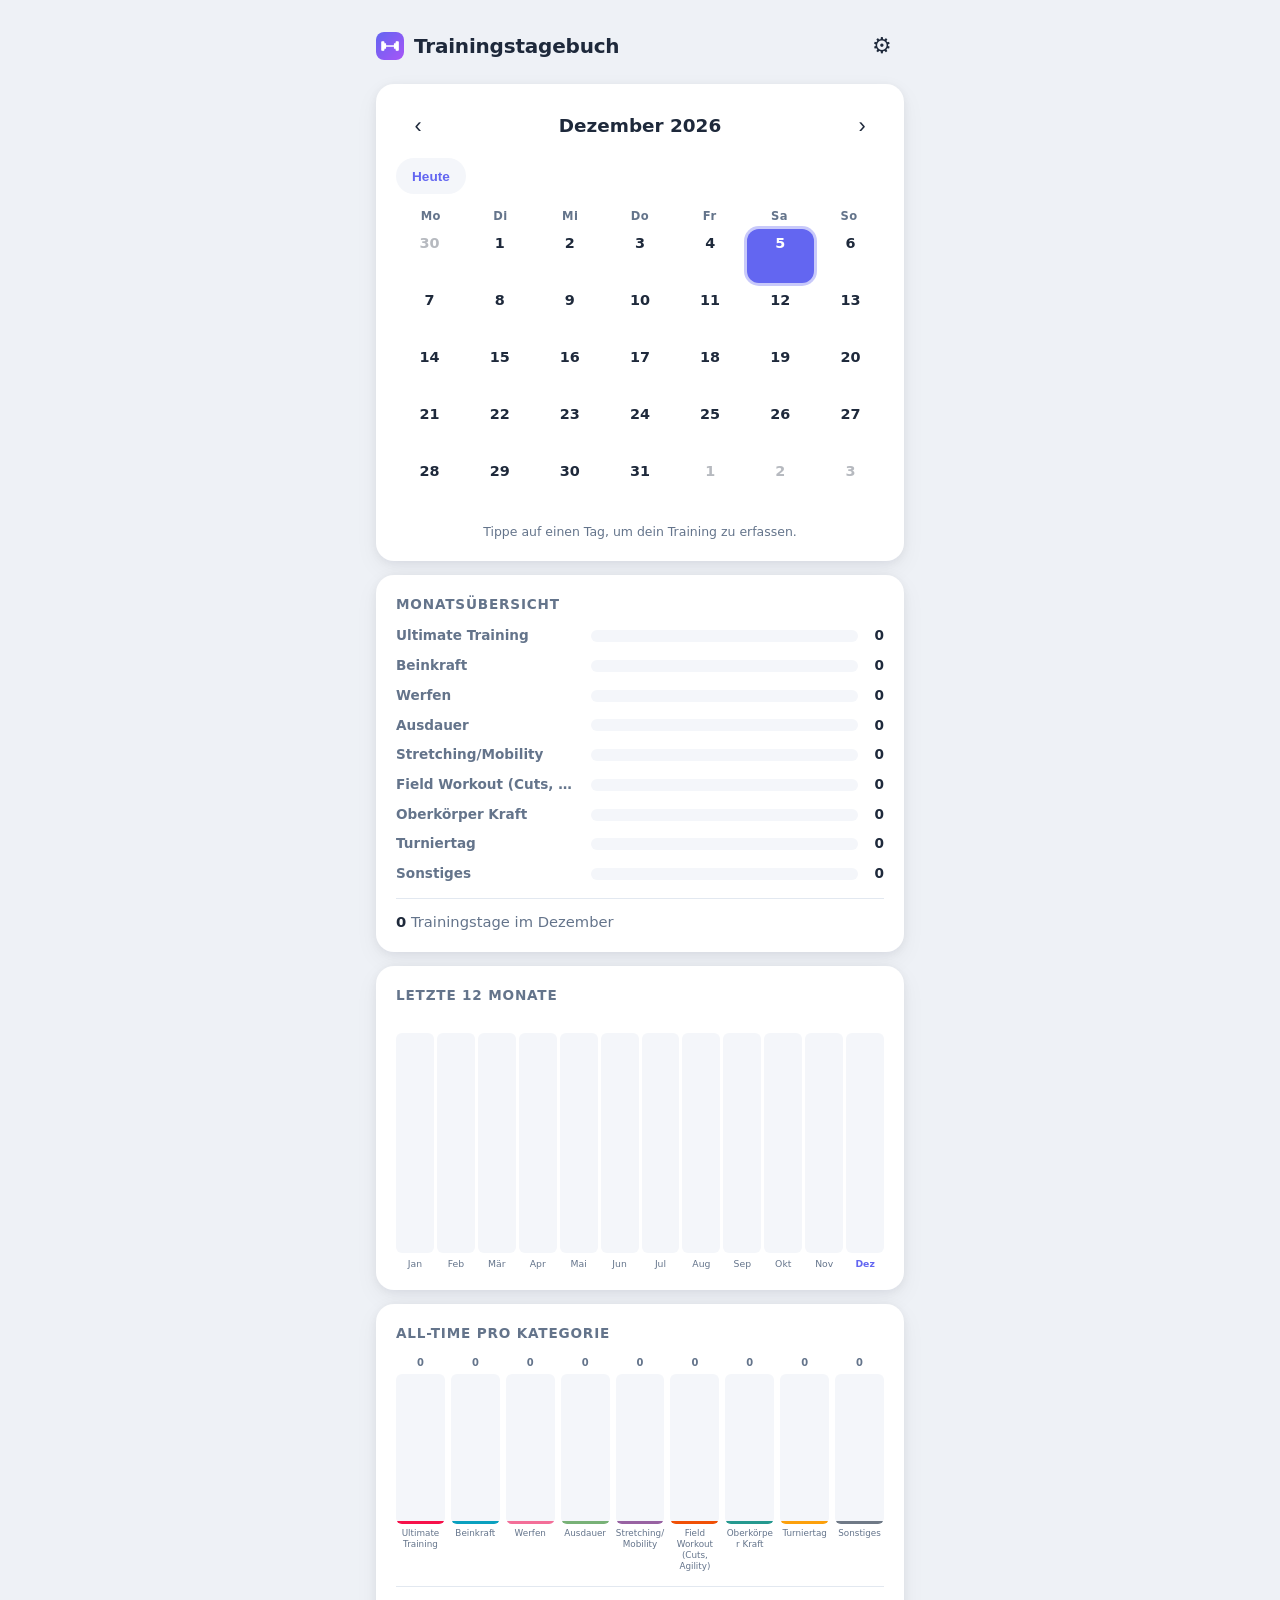
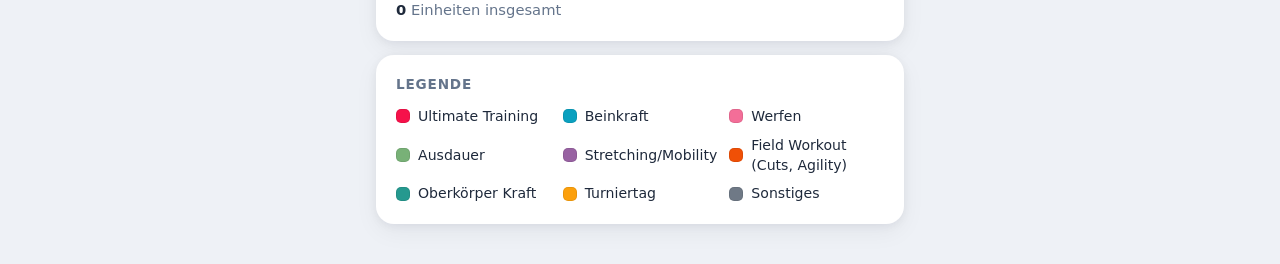
<file: index.html>
<!DOCTYPE html>
<html lang="de">
<head>
  <meta charset="UTF-8">
  <!-- viewport-fit=cover: Notch/Safe-Area; resizes-content: Tastatur schiebt Sheet hoch -->
  <meta name="viewport" content="width=device-width, initial-scale=1, viewport-fit=cover, interactive-widget=resizes-content">
  <meta name="description" content="Persönliches Trainingstagebuch für Ultimate Frisbee">
  <!-- Theme-Farbe je Hell/Dunkel-Modus, damit installierte App "nativ" wirkt -->
  <meta name="theme-color" media="(prefers-color-scheme: light)" content="#eef1f6">
  <meta name="theme-color" media="(prefers-color-scheme: dark)" content="#0f1420">
  <meta name="mobile-web-app-capable" content="yes">
  <meta name="apple-mobile-web-app-capable" content="yes">
  <meta name="apple-mobile-web-app-status-bar-style" content="default">
  <link rel="manifest" href="manifest.webmanifest">
  <link rel="icon" href="icons/icon-192.png" type="image/png">
  <link rel="apple-touch-icon" href="icons/icon-192.png">
  <title>Trainingstagebuch</title>
  <link rel="stylesheet" href="style.css">
</head>
<body>

  <!-- Kopfbereich -->
  <header class="app-header">
    <div class="app-title">
      <img src="icons/icon-192.png" alt="" width="28" height="28" class="app-logo">
      <h1>Trainingstagebuch</h1>
    </div>
    <button id="btnSettings" class="icon-btn" aria-label="Einstellungen"
            title="Einstellungen &amp; Backup">&#9881;&#65038;</button>
  </header>

  <main>
    <!-- Kalender-Karte -->
    <section class="card" id="calendarCard" aria-label="Monatskalender">
      <div class="cal-nav">
        <button id="btnPrev" class="icon-btn" aria-label="Voriger Monat">&#8249;</button>
        <h2 id="monthLabel" class="month-label">–</h2>
        <button id="btnNext" class="icon-btn" aria-label="Nächster Monat">&#8250;</button>
      </div>
      <button id="btnToday" class="btn-today" type="button">Heute</button>

      <div class="weekday-row" aria-hidden="true">
        <span>Mo</span><span>Di</span><span>Mi</span><span>Do</span>
        <span>Fr</span><span>Sa</span><span>So</span>
      </div>
      <!-- Wochentage generiert app.js; Swipe links/rechts wechselt den Monat -->
      <div id="calGrid" class="cal-grid"></div>
      <p class="cal-hint" aria-hidden="true">Tippe auf einen Tag, um dein Training zu erfassen.</p>
    </section>

    <!-- Monats-Zusammenfassung -->
    <section class="card" aria-label="Monatsübersicht">
      <h2 class="card-title">Monatsübersicht</h2>
      <ul id="summary" class="summary"></ul>
      <p id="summaryTotal" class="summary-total"></p>
    </section>

    <!-- Verlauf: Balkendiagramm der letzten 12 Monate -->
    <section class="card" aria-label="Verlauf der letzten 12 Monate">
      <h2 class="card-title">Letzte 12 Monate</h2>
      <!-- Gestapelte Balken generiert app.js; Höhe = Einheiten, Farbe = Kategorie -->
      <div id="chart" class="chart"></div>
    </section>

    <!-- All-Time: Balkendiagramm aller Kategorien -->
    <section class="card" aria-label="Trainings All-Time pro Kategorie">
      <h2 class="card-title">All-Time pro Kategorie</h2>
      <!-- Balken generiert app.js; Höhe = Einheiten all-time, Farbe = Kategorie -->
      <div id="chartAllTime" class="chart-cats"></div>
      <p id="chartAllTimeTotal" class="summary-total"></p>
    </section>

    <!-- Legende -->
    <section class="card" aria-label="Legende">
      <h2 class="card-title">Legende</h2>
      <ul id="legend" class="legend"></ul>
    </section>
  </main>

  <!-- Bottom Sheet: Tag bearbeiten -->
  <div id="backdrop" class="backdrop" hidden></div>
  <div id="sheet" class="sheet" role="dialog" aria-modal="true"
       aria-labelledby="sheetDate" hidden>
    <!-- Griffzone: Wischen nach unten schließt das Sheet -->
    <div id="sheetDrag" class="sheet-drag">
      <div class="sheet-handle" aria-hidden="true"></div>
      <div class="sheet-head">
        <h2 id="sheetDate" class="sheet-date">–</h2>
        <button id="btnCloseSheet" class="icon-btn" aria-label="Schließen">&#10005;</button>
      </div>
    </div>
    <p class="sheet-sub">Was hast du trainiert?</p>
    <div id="chipGrid" class="chip-grid"></div>
    <!-- Detail-Textfeld pro ausgewählter Einheit (generiert app.js) -->
    <div id="detailArea" class="detail-area"></div>
  </div>

  <!-- Bottom Sheet: Einstellungen / Backup -->
  <div id="settingsBackdrop" class="backdrop" hidden></div>
  <div id="settingsSheet" class="sheet" role="dialog" aria-modal="true"
       aria-labelledby="settingsTitle" hidden>
    <div id="settingsSheetDrag" class="sheet-drag">
      <div class="sheet-handle" aria-hidden="true"></div>
      <div class="sheet-head">
        <h2 id="settingsTitle" class="sheet-date">Einstellungen</h2>
        <button id="btnCloseSettings" class="icon-btn" aria-label="Schließen">&#10005;</button>
      </div>
    </div>
    <div class="settings-body">
      <p class="settings-info" id="dataInfo"></p>
      <button id="btnExport" class="btn btn-primary" type="button">Daten exportieren</button>
      <button id="btnImport" class="btn" type="button">Daten importieren</button>
      <input id="fileImport" type="file" accept=".json,application/json" hidden>

      <!-- Bestätigung vor dem Import-Überschreiben -->
      <div id="importConfirm" class="import-confirm" hidden>
        <p id="importInfo" class="settings-info"></p>
        <div class="confirm-row">
          <button id="btnImportCancel" class="btn" type="button">Abbrechen</button>
          <button id="btnImportConfirm" class="btn btn-danger" type="button">Überschreiben</button>
        </div>
      </div>
    </div>
  </div>

  <!-- Kurze Statusmeldung (z. B. "Gespeichert", Import-Fehler) -->
  <div id="toast" class="toast" role="status" aria-live="polite" hidden></div>

  <script src="app.js"></script>
</body>
</html>
</file>
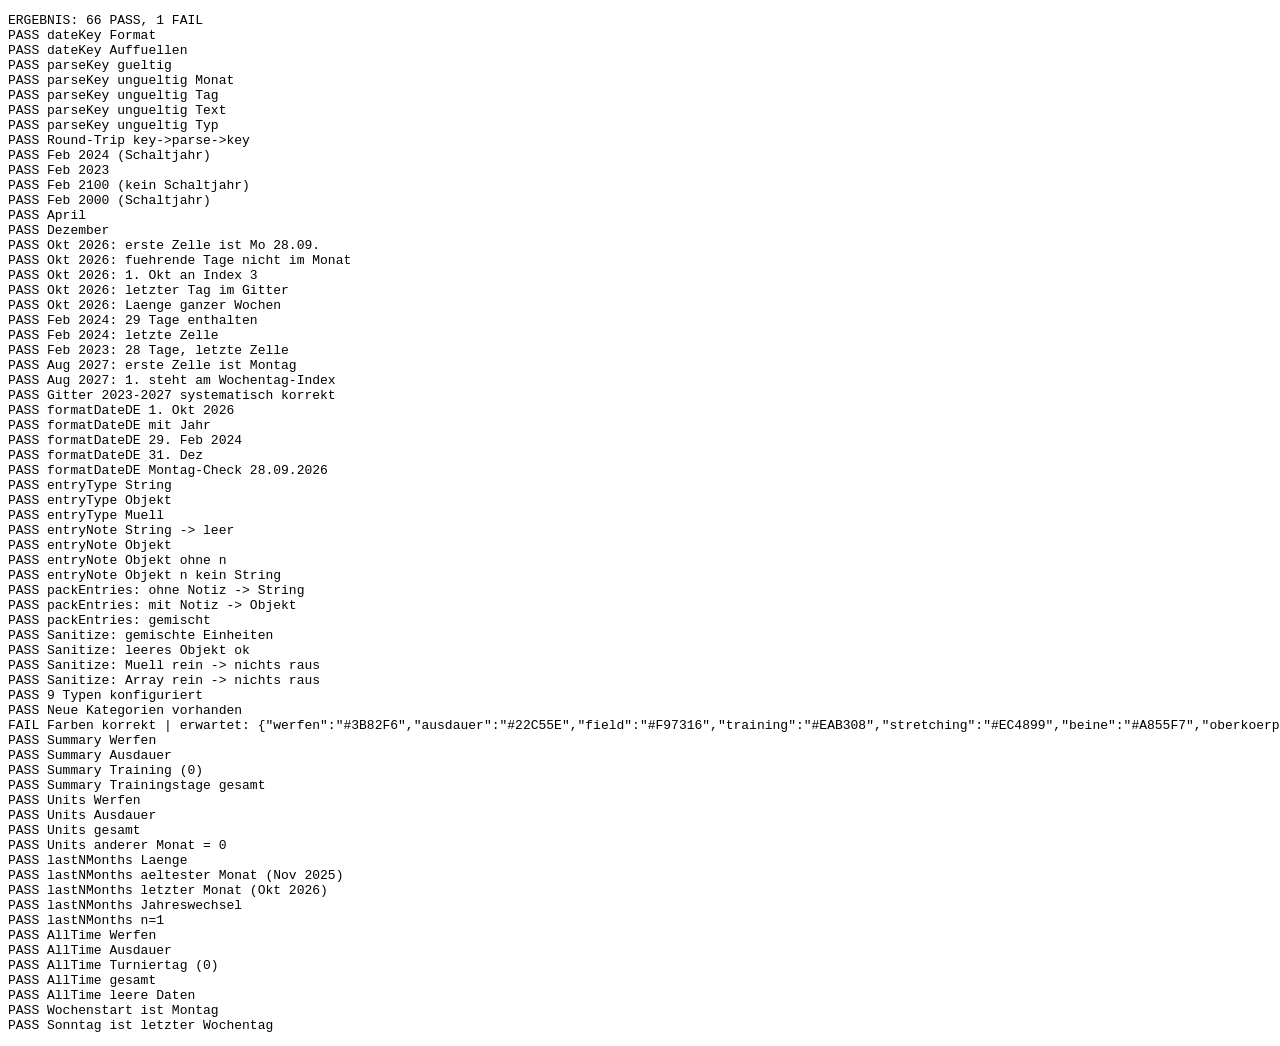
<file: test.html>
<!DOCTYPE html>
<!-- Nur für Entwicklung: Logik-Tests, headless ausführbar über
     msedge --headless --disable-gpu --dump-dom test.html -->
<html lang="de">
<head>
  <meta charset="UTF-8">
  <title>TT Tests</title>
</head>
<body>
<pre id="results">LAEUFT...</pre>
<script src="app.js"></script>
<script>
"use strict";
(function () {
  const TT = window.TT;
  const out = [];
  let passed = 0, failed = 0;

  function check(name, actual, expected) {
    const ok = JSON.stringify(actual) === JSON.stringify(expected);
    if (ok) { passed++; out.push("PASS " + name); }
    else { failed++; out.push("FAIL " + name + " | erwartet: " + JSON.stringify(expected) + " | ist: " + JSON.stringify(actual)); }
  }
  function ok(name, cond) { check(name, !!cond, true); }

  /* --- Datum-Basics --- */
  check("dateKey Format", TT.dateKey(2026, 9, 1), "2026-10-01");
  check("dateKey Auffuellen", TT.dateKey(2026, 0, 5), "2026-01-05");
  check("parseKey gueltig", TT.parseKey("2026-10-01"), [2026, 9, 1]);
  check("parseKey ungueltig Monat", TT.parseKey("2026-13-01"), null);
  check("parseKey ungueltig Tag", TT.parseKey("2026-10-00"), null);
  check("parseKey ungueltig Text", TT.parseKey("abc"), null);
  check("parseKey ungueltig Typ", TT.parseKey(42), null);
  ok("Round-Trip key->parse->key",
     (function () { const k = "2024-02-29"; const p = TT.parseKey(k); return TT.dateKey(p[0], p[1], p[2]); })() === "2024-02-29");

  /* --- Monatslaengen & Schaltjahre --- */
  check("Feb 2024 (Schaltjahr)", TT.daysInMonth(2024, 1), 29);
  check("Feb 2023", TT.daysInMonth(2023, 1), 28);
  check("Feb 2100 (kein Schaltjahr)", TT.daysInMonth(2100, 1), 28);
  check("Feb 2000 (Schaltjahr)", TT.daysInMonth(2000, 1), 29);
  check("April", TT.daysInMonth(2026, 3), 30);
  check("Dezember", TT.daysInMonth(2026, 11), 31);

  /* --- Kalendergitter Oktober 2026: 1. = Donnerstag, Montag-Start --- */
  const oct = TT.buildMonthGrid(2026, 9);
  check("Okt 2026: erste Zelle ist Mo 28.09.", oct[0].key, "2026-09-28");
  check("Okt 2026: fuehrende Tage nicht im Monat", oct.slice(0, 3).every(c => !c.inMonth), true);
  check("Okt 2026: 1. Okt an Index 3", oct[3].key, "2026-10-01");
  check("Okt 2026: letzter Tag im Gitter", oct.some(c => c.key === "2026-10-31"), true);
  check("Okt 2026: Laenge ganzer Wochen", oct.length % 7, 0);

  /* --- Schaltjahr-Februar --- */
  const feb24 = TT.buildMonthGrid(2024, 1);
  check("Feb 2024: 29 Tage enthalten", feb24.some(c => c.key === "2024-02-29"), true);
  check("Feb 2024: letzte Zelle", feb24[feb24.length - 1].key, "2024-03-03");
  const feb23 = TT.buildMonthGrid(2023, 1);
  check("Feb 2023: 28 Tage, letzte Zelle", feb23[feb23.length - 1].key, "2023-03-05");

  /* --- Monat, der mit Montag beginnt --- */
  (function () {
    const y = 2027, m = 7;
    const firstWd = (new Date(y, m, 1).getDay() + 6) % 7; // 0 = Montag
    const cells = TT.buildMonthGrid(y, m);
    check("Aug 2027: erste Zelle ist Montag", new Date(TT.parseKey(cells[0].key)[0], TT.parseKey(cells[0].key)[1], TT.parseKey(cells[0].key)[2]).getDay(), 1);
    const idx = cells.findIndex((c) => c.key === TT.dateKey(y, m, 1));
    check("Aug 2027: 1. steht am Wochentag-Index", idx, firstWd);
  })();

  /* --- Systematische Pruefung: 5 Jahre x 12 Monate gegen native Date --- */
  let gridOk = true, gridMsg = "";
  for (let y = 2023; y <= 2027; y++) {
    for (let m = 0; m < 12; m++) {
      const cells = TT.buildMonthGrid(y, m);
      if (cells.length % 7 !== 0) { gridOk = false; gridMsg = y + "-" + (m + 1) + ": Laenge " + cells.length; break; }
      const p0 = TT.parseKey(cells[0].key);
      if (new Date(p0[0], p0[1], p0[2]).getDay() !== 1) { gridOk = false; gridMsg = y + "-" + (m + 1) + ": Start kein Montag"; break; }
      let seen = 0, prevDay = 0, badSeq = false;
      cells.forEach((c) => {
        const p = TT.parseKey(c.key);
        if (p[0] === y && p[1] === m) {
          if (c.inMonth !== true) badSeq = true;
          if (p[2] !== prevDay + 1) badSeq = true;
          prevDay = p[2]; seen++;
        } else if (c.inMonth !== false) badSeq = true;
      });
      if (seen !== TT.daysInMonth(y, m) || badSeq) {
        gridOk = false; gridMsg = y + "-" + (m + 1) + ": Tage " + seen + "/" + TT.daysInMonth(y, m) + " badSeq=" + badSeq;
        break;
      }
    }
    if (!gridOk) break;
  }
  ok("Gitter 2023-2027 systematisch korrekt " + (gridOk ? "" : gridMsg), gridOk);

  /* --- Deutsches Datumsformat --- */
  check("formatDateDE 1. Okt 2026", TT.formatDateDE("2026-10-01"), "Donnerstag, 1. Oktober");
  check("formatDateDE mit Jahr", TT.formatDateDE("2026-10-01", true), "Donnerstag, 1. Oktober 2026");
  check("formatDateDE 29. Feb 2024", TT.formatDateDE("2024-02-29"), "Donnerstag, 29. Februar");
  check("formatDateDE 31. Dez", TT.formatDateDE("2026-12-31"), "Donnerstag, 31. Dezember");
  check("formatDateDE Montag-Check 28.09.2026", TT.formatDateDE("2026-09-28"), "Montag, 28. September");

  /* --- Einheiten: Typ & Notiz (String- und Objekt-Form) --- */
  check("entryType String", TT.entryType("werfen"), "werfen");
  check("entryType Objekt", TT.entryType({ t: "ausdauer", n: "30 min" }), "ausdauer");
  check("entryType Muell", TT.entryType(42), null);
  check("entryNote String -> leer", TT.entryNote("werfen"), "");
  check("entryNote Objekt", TT.entryNote({ t: "werfen", n: "Lang wirft" }), "Lang wirft");
  check("entryNote Objekt ohne n", TT.entryNote({ t: "werfen" }), "");
  check("entryNote Objekt n kein String", TT.entryNote({ t: "werfen", n: 42 }), "");
  check("packEntries: ohne Notiz -> String", TT.packEntries([{ t: "werfen", n: "" }]), ["werfen"]);
  check("packEntries: mit Notiz -> Objekt", TT.packEntries([{ t: "ausdauer", n: "10 km" }]), [{ t: "ausdauer", n: "10 km" }]);
  check("packEntries: gemischt", TT.packEntries([{ t: "werfen", n: "" }, { t: "beine", n: "Kniebeugen" }]), ["werfen", { t: "beine", n: "Kniebeugen" }]);

  /* --- Datenbereinigung: gemischte Formate, alte Backups bleiben lesbar --- */
  const clean = TT.sanitizeData({
    "2026-10-01": ["werfen", { t: "ausdauer", n: "30 min Joggen" }, "unsinn"],
    "2026-10-02": [{ t: "field" }, { t: "beine", n: 42 }, { t: "stretching", n: "Huefte" }],
    "nicht-ein-datum": ["ausdauer"],
    "2026-10-03": "kein-array",
    "2026-10-04": [],
    "2026-10-05": [{ t: "unbekannt" }],
  });
  check("Sanitize: gemischte Einheiten", clean, {
    "2026-10-01": ["werfen", { t: "ausdauer", n: "30 min Joggen" }],
    "2026-10-02": ["field", "beine", { t: "stretching", n: "Huefte" }],
  });
  check("Sanitize: leeres Objekt ok", TT.sanitizeData({}), {});
  check("Sanitize: Muell rein -> nichts raus", TT.sanitizeData(null), {});
  check("Sanitize: Array rein -> nichts raus", TT.sanitizeData(["x"]), {});

  /* --- 9 Kategorien mit erwarteten Farben --- */
  check("9 Typen konfiguriert", TT.TYPES.length, 9);
  const ids = TT.TYPES.map((t) => t.id);
  check("Neue Kategorien vorhanden", ["training", "stretching", "turniertag"].every((id) => ids.includes(id)), true);
  const colors = {};
  TT.TYPES.forEach((t) => { colors[t.id] = t.color; });
  check("Farben korrekt", colors, {
    werfen: "#3B82F6", ausdauer: "#22C55E", field: "#F97316",
    training: "#EAB308", stretching: "#EC4899",
    beine: "#A855F7", oberkoerper: "#EF4444", turniertag: "#14B8A6", sonstiges: "#64748B",
  });

  /* --- Monatszusammenfassung (Trainings-TAGE, objekt- und string-kompatibel) --- */
  const sample = {
    "2026-10-01": ["werfen", { t: "ausdauer", n: "NOTE" }],
    "2026-10-05": ["werfen"],
    "2026-10-10": [],
    "2026-09-30": ["werfen"],          // anderer Monat -> ignoriert
    "2026-10-15": ["unbekannt"],       // unbekannter Typ -> ignoriert
    "2026-11-01": ["ausdauer"],        // anderer Monat -> ignoriert
  };
  const sum = TT.monthSummary(sample, 2026, 9);
  check("Summary Werfen", sum.perType.werfen, 2);
  check("Summary Ausdauer", sum.perType.ausdauer, 1);
  check("Summary Training (0)", sum.perType.training, 0);
  check("Summary Trainingstage gesamt", sum.totalDays, 2);

  /* --- Einheiten pro Monat (fuer Diagramm) --- */
  const units = TT.monthUnitCounts(sample, 2026, 9);
  check("Units Werfen", units.perType.werfen, 2);
  check("Units Ausdauer", units.perType.ausdauer, 1);
  check("Units gesamt", units.total, 3);
  const unitsAug = TT.monthUnitCounts(sample, 2026, 7); // August: keine Eintraege im Sample
  check("Units anderer Monat = 0", unitsAug.total, 0);

  /* --- Letzte 12 Monate --- */
  const m12 = TT.lastNMonths(2026, 9, 12);
  check("lastNMonths Laenge", m12.length, 12);
  check("lastNMonths aeltester Monat (Nov 2025)", m12[0], { y: 2025, m: 10 });
  check("lastNMonths letzter Monat (Okt 2026)", m12[11], { y: 2026, m: 9 });
  const m3 = TT.lastNMonths(2026, 0, 3); // Jahreswechsel Jan 2026
  check("lastNMonths Jahreswechsel", m3[0], { y: 2025, m: 10 });
  check("lastNMonths n=1", TT.lastNMonths(2026, 9, 1), [{ y: 2026, m: 9 }]);

  /* --- All-Time-Zaehlung (alle Monate, String- und Objekt-Form) --- */
  const all = TT.allTimeCounts(sample);
  check("AllTime Werfen", all.perType.werfen, 3);
  check("AllTime Ausdauer", all.perType.ausdauer, 2);
  check("AllTime Turniertag (0)", all.perType.turniertag, 0);
  check("AllTime gesamt", all.total, 5);
  check("AllTime leere Daten", TT.allTimeCounts({}).total, 0);

  /* --- Wochentage: Wochenstart Montag --- */
  check("Wochenstart ist Montag", TT.WEEKDAYS_FULL[0], "Montag");
  check("Sonntag ist letzter Wochentag", TT.WEEKDAYS_FULL[6], "Sonntag");

  /* --- Ausgabe --- */
  out.unshift("ERGEBNIS: " + passed + " PASS, " + failed + " FAIL");
  document.getElementById("results").textContent = out.join("\n");
  document.title = failed === 0 ? "TESTS-OK" : "TESTS-FAIL";
})();
</script>
</body>
</html>
</file>
<file: style.css>
/* ============================================================
   Trainingstagebuch – Styles
   Mobile-first, Hell/Dunkel via prefers-color-scheme (CSS-Variablen)
   ============================================================ */

:root {
  --bg: #eef1f6;
  --surface: #ffffff;
  --surface-2: #f4f6fa;
  --text: #1e293b;
  --text-muted: #64748b;
  --border: #e2e8f0;
  --accent: #6366f1;
  --danger: #ef4444;
  --radius: 18px;
  --radius-sm: 12px;
  --shadow: 0 2px 10px rgba(15, 23, 42, 0.06), 0 8px 24px rgba(15, 23, 42, 0.05);
  --shadow-sheet: 0 -8px 30px rgba(15, 23, 42, 0.18);
  --today-ring: rgba(99, 102, 241, 0.35);
  color-scheme: light dark;
}

@media (prefers-color-scheme: dark) {
  :root {
    --bg: #0f1420;
    --surface: #1a2130;
    --surface-2: #232c3f;
    --text: #e6eaf2;
    --text-muted: #94a3b8;
    --border: #2c3650;
    --shadow: 0 2px 10px rgba(0, 0, 0, 0.25), 0 8px 24px rgba(0, 0, 0, 0.2);
    --shadow-sheet: 0 -8px 30px rgba(0, 0, 0, 0.5);
    --today-ring: rgba(129, 140, 248, 0.45);
  }
}

* { box-sizing: border-box; }

html, body { margin: 0; padding: 0; }

body {
  background: var(--bg);
  color: var(--text);
  font-family: system-ui, -apple-system, "Segoe UI", Roboto, "Helvetica Neue", Arial, sans-serif;
  font-size: 16px;
  line-height: 1.45;
  min-height: 100vh;
  /* Safe-Area: Notch & Systemleisten bei installierter App */
  padding: env(safe-area-inset-top) env(safe-area-inset-right)
           env(safe-area-inset-bottom) env(safe-area-inset-left);
  padding-bottom: calc(env(safe-area-inset-bottom) + 32px);
  -webkit-tap-highlight-color: transparent;
  transition: background 0.25s, color 0.25s;
}

/* ---------- Kopfbereich ---------- */

.app-header {
  display: flex;
  align-items: center;
  justify-content: space-between;
  padding: 16px 16px 8px;
  max-width: 560px;
  margin: 0 auto;
  padding-top: calc(env(safe-area-inset-top) + 16px);
}

.app-title { display: flex; align-items: center; gap: 10px; }

.app-logo { border-radius: 8px; }

.app-header h1 {
  font-size: 1.25rem;
  font-weight: 700;
  margin: 0;
  letter-spacing: -0.01em;
}

.icon-btn {
  min-width: 44px;
  min-height: 44px;
  border: none;
  background: transparent;
  color: var(--text);
  font-size: 1.35rem;
  line-height: 1;
  border-radius: 50%;
  display: inline-flex;
  align-items: center;
  justify-content: center;
  cursor: pointer;
  transition: background 0.15s, transform 0.1s;
}

.icon-btn:active { background: var(--surface-2); transform: scale(0.92); }

/* ---------- Karten ---------- */

main {
  max-width: 560px;
  margin: 0 auto;
  padding: 8px 16px;
  display: flex;
  flex-direction: column;
  gap: 14px;
}

.card {
  background: var(--surface);
  border-radius: var(--radius);
  box-shadow: var(--shadow);
  padding: 16px;
  transition: background 0.25s;
}

.card-title {
  margin: 0 0 12px;
  font-size: 0.85rem;
  font-weight: 700;
  text-transform: uppercase;
  letter-spacing: 0.06em;
  color: var(--text-muted);
}

/* ---------- Kalender ---------- */

.cal-nav {
  display: flex;
  align-items: center;
  justify-content: space-between;
  gap: 8px;
}

.month-label {
  margin: 0;
  font-size: 1.15rem;
  font-weight: 700;
  text-align: center;
  flex: 1;
}

.btn-today {
  margin-top: 10px;
  min-height: 36px;
  padding: 4px 16px;
  border: none;
  border-radius: 999px;
  background: var(--surface-2);
  color: var(--accent);
  font-weight: 700;
  font-size: 0.85rem;
  cursor: pointer;
  transition: transform 0.1s, filter 0.15s;
}

.btn-today:active { transform: scale(0.94); }

.weekday-row {
  display: grid;
  grid-template-columns: repeat(7, 1fr);
  margin-top: 14px;
  margin-bottom: 4px;
}

.weekday-row span {
  text-align: center;
  font-size: 0.72rem;
  font-weight: 700;
  color: var(--text-muted);
  letter-spacing: 0.04em;
}

.cal-grid {
  display: grid;
  grid-template-columns: repeat(7, 1fr);
  gap: 3px;
}

.day {
  position: relative;
  border: none;
  background: transparent;
  color: var(--text);
  border-radius: var(--radius-sm);
  min-height: 44px;
  padding: 4px 0 5px;
  display: flex;
  flex-direction: column;
  align-items: center;
  justify-content: flex-start;
  gap: 3px;
  cursor: pointer;
  font: inherit;
  transition: background 0.15s, transform 0.1s;
}

.day:active { background: var(--surface-2); transform: scale(0.93); }

.day .num { font-size: 0.9rem; font-weight: 600; }

.day.outside { opacity: 0.32; }

.day.today {
  background: var(--accent);
  color: #fff;
  box-shadow: 0 0 0 3px var(--today-ring);
}

/* Punkte pro Workout-Typ */
.dots {
  display: flex;
  gap: 3px;
  flex-wrap: wrap;
  justify-content: center;
  max-width: 100%;
}

.dot {
  width: 7px;
  height: 7px;
  border-radius: 50%;
  flex: none;
}

.cal-hint {
  margin: 12px 4px 0;
  font-size: 0.78rem;
  color: var(--text-muted);
  text-align: center;
}

/* ---------- Legende ---------- */

.legend {
  list-style: none;
  margin: 0;
  padding: 0;
  display: grid;
  grid-template-columns: repeat(auto-fill, minmax(150px, 1fr));
  gap: 8px 12px;
}

.legend li {
  display: flex;
  align-items: center;
  gap: 8px;
  font-size: 0.88rem;
  font-weight: 500;
}

.swatch {
  width: 14px;
  height: 14px;
  border-radius: 5px;
  flex: none;
  box-shadow: inset 0 0 0 1px rgba(0, 0, 0, 0.08);
}

/* ---------- Monatsübersicht ---------- */

.summary {
  list-style: none;
  margin: 0;
  padding: 0;
  display: flex;
  flex-direction: column;
  gap: 10px;
}

/* Feste Label-Breite relativ zur Kartenbreite, damit die Balken
   aller Zeilen an derselben x-Position starten (unabhängig von der
   Länge des Kategorie-Names). */
.summary li {
  display: grid;
  grid-template-columns: minmax(96px, 38%) 1fr auto;
  align-items: center;
  gap: 10px;
  font-size: 0.85rem;
}

.summary .label {
  color: var(--text-muted);
  font-weight: 600;
  white-space: nowrap;
  overflow: hidden;
  text-overflow: ellipsis;
}

.bar-track {
  background: var(--surface-2);
  border-radius: 999px;
  height: 12px;
  overflow: hidden;
}

.bar {
  display: block;
  height: 100%;
  border-radius: 999px;
  min-width: 0;
  transition: width 0.4s cubic-bezier(0.2, 0.8, 0.3, 1);
}

.summary .count {
  font-variant-numeric: tabular-nums;
  font-weight: 700;
  min-width: 1.2em;
  text-align: right;
}

.summary-total {
  margin: 14px 0 0;
  padding-top: 12px;
  border-top: 1px solid var(--border);
  font-size: 0.92rem;
  color: var(--text-muted);
}

.summary-total .num { color: var(--text); font-weight: 700; }

/* ---------- Backdrop & Bottom Sheets ---------- */

.backdrop {
  position: fixed;
  inset: 0;
  background: rgba(10, 15, 28, 0.5);
  opacity: 0;
  transition: opacity 0.25s;
  z-index: 40;
}

.backdrop.visible { opacity: 1; }

.sheet {
  position: fixed;
  left: 0;
  right: 0;
  bottom: 0;
  z-index: 50;
  background: var(--surface);
  border-radius: 22px 22px 0 0;
  box-shadow: var(--shadow-sheet);
  padding: 10px 18px calc(env(safe-area-inset-bottom) + 20px);
  max-width: 560px;
  margin: 0 auto;
  max-height: 88dvh;      /* lange Inhalte (viele Chips + Details) scrollbar */
  overflow-y: auto;
  overscroll-behavior: contain;
  transform: translateY(100%);
  transition: transform 0.28s cubic-bezier(0.32, 0.72, 0.3, 1);
  touch-action: pan-y;
}

.sheet.open { transform: translateY(0); }

/* Griffzone: nur hier startet das Wischen nach unten */
.sheet-drag { touch-action: none; }

.sheet-handle {
  width: 44px;
  height: 5px;
  border-radius: 999px;
  background: var(--border);
  margin: 4px auto 12px;
}

.sheet-head {
  display: flex;
  align-items: center;
  justify-content: space-between;
  gap: 8px;
}

.sheet-date {
  margin: 0;
  font-size: 1.15rem;
  font-weight: 700;
}

.sheet-sub {
  margin: 4px 0 14px;
  font-size: 0.88rem;
  color: var(--text-muted);
}

/* ---------- Typ-Chips ---------- */

.chip-grid {
  display: grid;
  grid-template-columns: repeat(2, 1fr);
  gap: 10px;
}

.chip {
  --chip-color: var(--accent);
  position: relative;
  min-height: 52px;
  border: 2px solid var(--chip-color);
  border-radius: 16px;
  background: transparent;
  color: var(--chip-color);
  font: inherit;
  font-size: 0.88rem;
  font-weight: 600;
  line-height: 1.25;
  padding: 8px 12px;
  display: flex;
  align-items: center;
  gap: 8px;
  cursor: pointer;
  transition: background 0.15s, color 0.15s, transform 0.1s;
}

.chip:active { transform: scale(0.95); }

.chip .check {
  width: 22px;
  height: 22px;
  border-radius: 50%;
  border: 2px solid currentColor;
  flex: none;
  display: inline-flex;
  align-items: center;
  justify-content: center;
  transition: background 0.15s, border-color 0.15s;
}

.chip .mark {
  font-size: 0.8rem;
  font-weight: 800;
  line-height: 1;
  opacity: 0;
  transform: scale(0.4);
  transition: opacity 0.15s, transform 0.18s cubic-bezier(0.3, 1.6, 0.5, 1);
}

.chip.selected {
  background: var(--chip-color);
  color: #fff;
}

.chip.selected .check {
  background: rgba(255, 255, 255, 0.25);
  border-color: transparent;
}

.chip.selected .mark {
  opacity: 1;
  transform: scale(1);
}

/* ---------- 12-Monats-Diagramm ---------- */

.chart {
  display: flex;
  align-items: flex-end;
  gap: 3px;
  margin-top: 4px;
}

.chart-col {
  flex: 1 1 0;
  min-width: 0;
  display: flex;
  flex-direction: column;
  align-items: center;
  gap: 4px;
}

/* Gesamtzahl über dem Balken (fixe Höhe, damit alle Balken gleich ausgerichtet sind) */
.chart-total {
  min-height: 1.1em;
  font-size: 0.62rem;
  font-weight: 700;
  color: var(--text-muted);
  font-variant-numeric: tabular-nums;
}

/* Gestapelter Balken: unterste Kategorie = erste in TYPES */
.chart-bar {
  width: 100%;
  height: 220px;
  border-radius: 6px;
  overflow: hidden;
  background: var(--surface-2);
  display: flex;
  flex-direction: column-reverse;
}

.chart-seg {
  width: 100%;
  min-height: 3px;  /* auch 1 Einheit bleibt sichtbar */
  flex: none;
}

.chart-label {
  font-size: 0.58rem;
  color: var(--text-muted);
  white-space: nowrap;
}

.chart-label.current {
  color: var(--accent);
  font-weight: 700;
}

/* ---------- All-Time-Diagramm ---------- */

/* Alle Kategorien auf der x-Achse, Balkenhöhe = Einheiten all-time */
.chart-cats {
  display: flex;
  align-items: stretch;
  gap: 6px;
  margin-top: 4px;
}

.cat-col {
  flex: 1 1 0;
  min-width: 0;
  display: flex;
  flex-direction: column;
  align-items: center;
  gap: 4px;
}

/* Anzahl über dem Balken (fixe Höhe wie .chart-total) */
.cat-total {
  min-height: 1.1em;
  font-size: 0.62rem;
  font-weight: 700;
  color: var(--text-muted);
  font-variant-numeric: tabular-nums;
}

/* Balkenbereich: fixe Höhe, Balken unten bündig */
.cat-bar-area {
  width: 100%;
  height: 150px;
  border-radius: 6px;
  overflow: hidden;
  background: var(--surface-2);
  display: flex;
  align-items: flex-end;
}

.cat-bar {
  width: 100%;
  min-height: 3px;  /* auch 1 Einheit bleibt sichtbar */
  transition: height 0.4s cubic-bezier(0.2, 0.8, 0.3, 1);
}

/* Kategorienamen unter dem Balken (umbrechend, damit lange Namen passen) */
.cat-label {
  font-size: 0.55rem;
  line-height: 1.25;
  color: var(--text-muted);
  text-align: center;
  overflow-wrap: anywhere;
}

/* ---------- Detail-Textfelder im Tages-Sheet ---------- */

.detail-area {
  margin-top: 14px;
  display: flex;
  flex-direction: column;
  gap: 12px;
}

.detail-item { display: flex; flex-direction: column; gap: 6px; }

.detail-label {
  display: flex;
  align-items: center;
  gap: 8px;
  font-size: 0.82rem;
  font-weight: 600;
}

.detail-input {
  width: 100%;
  min-height: 48px;
  padding: 10px 12px;
  border: 1px solid var(--border);
  border-radius: 12px;
  background: var(--surface-2);
  color: var(--text);
  font: inherit;
  font-size: 0.9rem;
  line-height: 1.4;
  resize: none;
  transition: border-color 0.15s;
}

.detail-input:focus {
  outline: none;
  border-color: var(--accent);
}

/* ---------- Einstellungen ---------- */

.settings-body {
  display: flex;
  flex-direction: column;
  gap: 10px;
  margin-top: 14px;
}

.settings-info {
  margin: 0 0 4px;
  font-size: 0.88rem;
  color: var(--text-muted);
}

.btn {
  min-height: 48px;
  border: none;
  border-radius: 14px;
  background: var(--surface-2);
  color: var(--text);
  font: inherit;
  font-size: 0.95rem;
  font-weight: 700;
  padding: 10px 16px;
  cursor: pointer;
  transition: transform 0.1s, filter 0.15s;
}

.btn:active { transform: scale(0.97); filter: brightness(0.96); }

.btn-primary { background: var(--accent); color: #fff; }

.btn-danger { background: var(--danger); color: #fff; }

.import-confirm {
  border: 1px solid var(--border);
  border-radius: var(--radius-sm);
  padding: 14px;
  background: var(--surface-2);
  display: flex;
  flex-direction: column;
  gap: 10px;
}

.confirm-row { display: grid; grid-template-columns: 1fr 1fr; gap: 10px; }

/* ---------- Toast ---------- */

.toast {
  position: fixed;
  left: 50%;
  bottom: calc(env(safe-area-inset-bottom) + 24px);
  transform: translateX(-50%) translateY(8px);
  z-index: 60;
  background: var(--text);
  color: var(--bg);
  font-size: 0.85rem;
  font-weight: 600;
  padding: 10px 18px;
  border-radius: 999px;
  box-shadow: 0 6px 20px rgba(0, 0, 0, 0.25);
  opacity: 0;
  transition: opacity 0.25s, transform 0.25s;
  pointer-events: none;
  max-width: 90vw;
  text-align: center;
}

.toast.visible { opacity: 1; transform: translateX(-50%) translateY(0); }

/* ---------- Desktop-Leichtgewicht ---------- */

@media (min-width: 700px) {
  .app-header { padding-top: calc(env(safe-area-inset-top) + 24px); }
  .card { padding: 20px; }
  .day { min-height: 54px; }
  /* Sheets zentriert statt als Rand-an-Rand-Bottom-Sheet */
  .sheet {
    bottom: auto;
    top: 50%;
    left: 50%;
    right: auto;
    width: 420px;
    border-radius: 22px;
    transform: translate(-50%, -46%) scale(0.96);
    opacity: 0;
    transition: transform 0.25s, opacity 0.2s;
  }
  .sheet.open { transform: translate(-50%, -50%) scale(1); opacity: 1; }
  .sheet-handle { display: none; }
}

/* Bewegung reduzieren, wenn gewünscht */
@media (prefers-reduced-motion: reduce) {
  .sheet, .backdrop, .chip, .bar, .toast { transition: none; }
}
</file>
